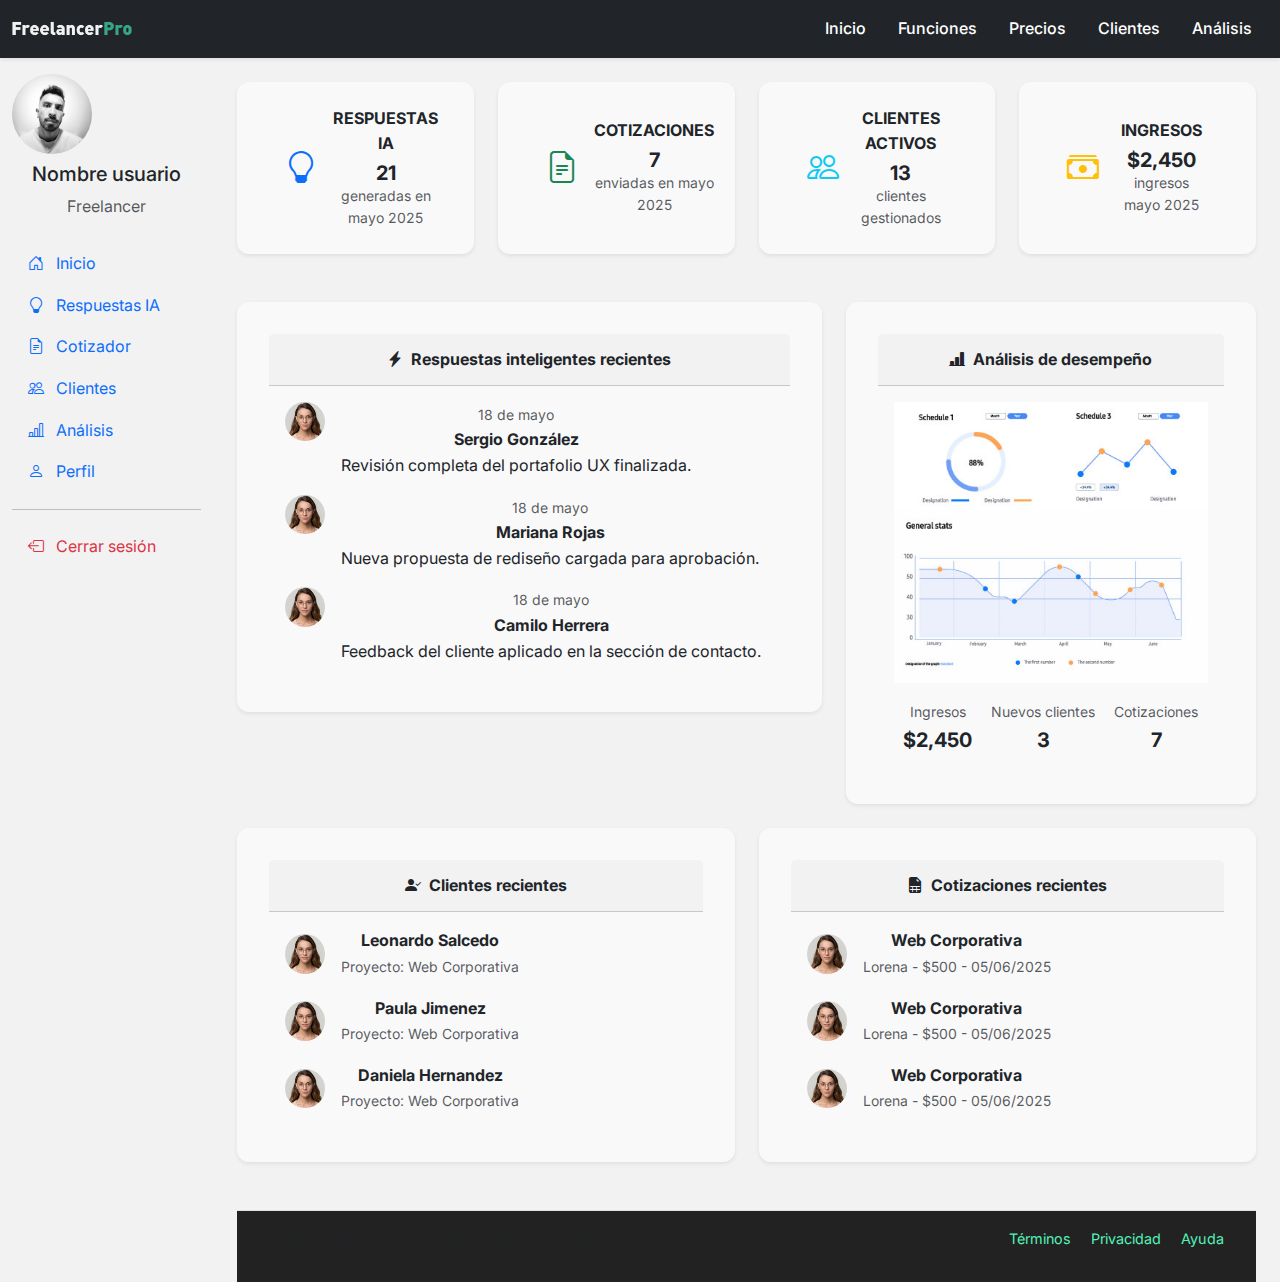
<file: pages/perfil.html>
<!DOCTYPE html>
<html lang="es">
<head>
  <meta charset="UTF-8">
  <title>FreelancePro - Dashboard</title>
  
  <meta name="viewport" content="width=device-width, initial-scale=1">
  
  <link href="https://cdn.jsdelivr.net/npm/bootstrap@5.3.3/dist/css/bootstrap.min.css" rel="stylesheet">
  
  <link rel="stylesheet" href="https://cdn.jsdelivr.net/npm/bootstrap-icons@1.11.3/font/bootstrap-icons.min.css">
  
  <link rel="preconnect" href="https://fonts.googleapis.com">
  <link rel="preconnect" href="https://fonts.gstatic.com" crossorigin>
  <link href="https://fonts.googleapis.com/css2?family=Inter:wght@400;500;700&display=swap" rel="stylesheet">

  <link href="../styles/styles.css" rel="stylesheet">
</head>
<body>

  <header>
    <nav class="navbar navbar-expand-lg navbar-dark bg-dark  shadow-sm">
      <div class="container-fluid">
        <a class="navbar-brand" href="#">
          <img src="../assets/images/logo.png" alt="Logo de FreelancePro" style="width: 120px;">
        </a>
        <button class="navbar-toggler" type="button" data-bs-toggle="collapse" data-bs-target="#navbarNav" aria-controls="navbarNav" aria-expanded="false" aria-label="Toggle navigation">
          <span class="navbar-toggler-icon"></span>
        </button>
        <div class="collapse navbar-collapse" id="navbarNav">
          <ul class="navbar-nav ms-auto">
            <li class="nav-item"><a class="nav-link" href="../index.html">Inicio</a></li>
            <li class="nav-item"><a class="nav-link" href="#">Funciones</a></li>
            <li class="nav-item"><a class="nav-link" href="#">Precios</a></li>
            <li class="nav-item"><a class="nav-link" href="#">Clientes</a></li>
            <li class="nav-item"><a class="nav-link" href="#">Análisis</a></li>
          </ul>
        </div>
      </div>
    </nav>
  </header>

  <!-- Contenido principal -->

  <div class="container-fluid">
    <div class="row">
      <nav id="sidebar" class="col-md-3 col-lg-2 d-md-block sidebar collapse custom-navbar ">
        <div class="position-sticky pt-3">
          <div class="text-center mb-4">
            <img src="../assets/images/foto-perfil.jpg" alt="Foto de perfil" class="img-fluid rounded-circle mb-2" width="80">
            <h5>Nombre usuario</h5>
            <p class="text-muted">Freelancer</p>
          </div>
          

          
  <!-- Opciones usuario -->

          <ul class="nav flex-column">
            <li class="nav-item">
              <a class="nav-link active" href="#"><i class="bi bi-house-door me-2"></i> Inicio</a>
            </li>
            <li class="nav-item">
              <a class="nav-link" href="#"><i class="bi bi-lightbulb me-2"></i> Respuestas IA</a>
            </li>
            <li class="nav-item">
              <a class="nav-link" href="#"><i class="bi bi-file-earmark-text me-2"></i> Cotizador</a>
            </li>
            <li class="nav-item">
              <a class="nav-link" href="#"><i class="bi bi-people me-2"></i> Clientes</a>
            </li>
            <li class="nav-item">
              <a class="nav-link" href="#"><i class="bi bi-bar-chart-line me-2"></i> Análisis</a>
            </li>
            <li class="nav-item">
              <a class="nav-link" href="#"><i class="bi bi-person me-2"></i> Perfil</a>
            </li>
          </ul>
          <hr>
          <ul class="nav flex-column">
             <li class="nav-item">
              <a class="nav-link text-danger" href="#"><i class="bi bi-box-arrow-left me-2"></i> Cerrar sesión</a>
            </li>
          </ul>
        </div>
      </nav>

      <main class="col-md-9 ms-sm-auto col-lg-10 px-md-4">
        
        
        <div class="row my-4">
          <div class="col-xl-3 col-md-6 mb-4">
            <div class="card border-0 shadow-sm h-100 py-2">
              <div class="card-body d-flex align-items-center">
                  <i class="bi bi-lightbulb fs-2 text-primary me-3"></i>
                  <div>
                    <div class="text-xs fw-bold text-uppercase mb-1">Respuestas IA</div>
                    <div class="h5 mb-0 fw-bold text-gray-800">21</div>
                    <div class="text-muted small">generadas en mayo 2025</div>
                  </div>
              </div>
            </div>
          </div>
          <div class="col-xl-3 col-md-6 mb-4">
            <div class="card border-0 shadow-sm h-100 py-2">
              <div class="card-body d-flex align-items-center">
                 <i class="bi bi-file-earmark-text fs-2 text-success me-3"></i>
                 <div>
                    <div class="text-xs fw-bold text-uppercase mb-1">Cotizaciones</div>
                    <div class="h5 mb-0 fw-bold text-gray-800">7</div>
                    <div class="text-muted small">enviadas en mayo 2025</div>
                  </div>
              </div>
            </div>
          </div>
          <div class="col-xl-3 col-md-6 mb-4">
            <div class="card border-0 shadow-sm h-100 py-2">
              <div class="card-body d-flex align-items-center">
                  <i class="bi bi-people fs-2 text-info me-3"></i>
                  <div>
                    <div class="text-xs fw-bold text-uppercase mb-1">Clientes activos</div>
                    <div class="h5 mb-0 fw-bold text-gray-800">13</div>
                     <div class="text-muted small">clientes gestionados</div>
                  </div>
              </div>
            </div>
          </div>
          <div class="col-xl-3 col-md-6 mb-4">
            <div class="card border-0 shadow-sm h-100 py-2">
              <div class="card-body d-flex align-items-center">
                  <i class="bi bi-cash-stack fs-2 text-warning me-3"></i>
                  <div>
                    <div class="text-xs fw-bold text-uppercase mb-1">Ingresos</div>
                    <div class="h5 mb-0 fw-bold text-gray-800">$2,450</div>
                     <div class="text-muted small">ingresos mayo 2025</div>
                  </div>
              </div>
            </div>
          </div>
        </div>


                  
  <!-- Panel respuestas -->

        <div class="row">
          <div class="col-lg-7 mb-4">
            <div class="card shadow-sm border-0">
              <div class="card-header py-3">
                <h6 class="m-0 fw-bold"><i class="bi bi-lightning-charge-fill me-2"></i>Respuestas inteligentes recientes</h6>
              </div>
              <div class="card-body">
                <div class="d-flex align-items-start mb-3">
                    <img src="../assets/images/cliente1.png" width="40" class="rounded-circle me-3">
                    <div>
                        <small class="text-muted">18 de mayo</small>
                        <p class="mb-0"><strong>Sergio González
                          </strong><br>Revisión completa del portafolio UX finalizada.</p>
                    </div>
                </div>
                <div class="d-flex align-items-start mb-3">
                    <img src="../assets/images/cliente1.png" width="40" class="rounded-circle me-3">
                    <div>
                        <small class="text-muted">18 de mayo</small>
                        <p class="mb-0"><strong>Mariana Rojas</strong><br>Nueva propuesta de rediseño cargada para aprobación.</p>
                    </div>
                </div>
                 <div class="d-flex align-items-start">
                    <img src="../assets/images/cliente1.png" width="40" class="rounded-circle me-3">
                    <div>
                        <small class="text-muted">18 de mayo</small>
                        <p class="mb-0"><strong>Camilo Herrera</strong><br>Feedback del cliente aplicado en la sección de contacto.</p>
                    </div>
                </div>
              </div>
            </div>
          </div>

 <!-- Panel análisis de desempeño -->

          <div class="col-lg-5 mb-4">
            <div class="card shadow-sm border-0">
              <div class="card-header py-3">
                <h6 class="m-0 fw-bold"><i class="bi bi-bar-chart-line-fill me-2"></i>Análisis de desempeño</h6>
              </div>
              <div class="card-body">
                <img src="../assets/images/tabla.jpg" class="img-fluid" alt="Gráfico de ingresos y clientes">
                <div class="d-flex justify-content-around text-center mt-3">
                    <div>
                        <small class="text-muted">Ingresos</small>
                        <p class="fw-bold fs-5 mb-0">$2,450</p>
                    </div>
                    <div>
                        <small class="text-muted">Nuevos clientes</small>
                        <p class="fw-bold fs-5 mb-0">3</p>
                    </div>
                    <div>
                        <small class="text-muted">Cotizaciones</small>
                        <p class="fw-bold fs-5 mb-0">7</p>
                    </div>
                </div>
              </div>
            </div>
          </div>
        </div>


        <!-- Panel clientes y cotizaciones recientes -->

         <div class="row">
          <div class="col-lg-6 mb-4">
            <div class="card shadow-sm border-0">
              <div class="card-header py-3"><h6 class="m-0 fw-bold"><i class="bi bi-person-check-fill me-2"></i>Clientes recientes</h6></div>
              <div class="card-body">
                  <div class="d-flex align-items-center mb-3">
                    <img src="../assets/images/cliente1.png" width="40" class="rounded-circle me-3">
                    <div><strong>Leonardo Salcedo</strong><br><small class="text-muted">Proyecto: Web Corporativa</small></div>
                  </div>
                   <div class="d-flex align-items-center mb-3">
                    <img src="../assets/images/cliente1.png" width="40" class="rounded-circle me-3">
                    <div><strong>Paula Jimenez</strong><br><small class="text-muted">Proyecto: Web Corporativa</small></div>
                  </div>
                   <div class="d-flex align-items-center">
                    <img src="../assets/images/cliente1.png" width="40" class="rounded-circle me-3">
                    <div><strong>Daniela Hernandez</strong><br><small class="text-muted">Proyecto: Web Corporativa</small></div>
                  </div>
              </div>
            </div>
          </div>

<!--cotizaciones recientes -->

          <div class="col-lg-6 mb-4">
            <div class="card shadow-sm border-0">
              <div class="card-header py-3"><h6 class="m-0 fw-bold"><i class="bi bi-file-earmark-spreadsheet-fill me-2"></i>Cotizaciones recientes</h6></div>
              <div class="card-body">
                  <div class="d-flex align-items-center mb-3">
                    <img src="../assets/images/cliente1.png" width="40" class="rounded-circle me-3">
                    <div><strong>Web Corporativa</strong><br><small class="text-muted">Lorena - $500 - 05/06/2025</small></div>
                  </div>
                   <div class="d-flex align-items-center mb-3">
                    <img src="../assets/images/cliente1.png" width="40" class="rounded-circle me-3">
                    <div><strong>Web Corporativa</strong><br><small class="text-muted">Lorena - $500 - 05/06/2025</small></div>
                  </div>
                   <div class="d-flex align-items-center">
                    <img src="../assets/images/cliente1.png" width="40" class="rounded-circle me-3">
                    <div><strong>Web Corporativa</strong><br><small class="text-muted">Lorena - $500 - 05/06/2025</small></div>
                  </div>
              </div>
            </div>
          </div>
        </div>

        
  <!-- Pie de página -->
        
        <footer class="pt-3 mt-4 text-muted border-top">
          <div class="d-flex justify-content-between">
            <div>&copy; 2025 FreelancePro. Todos los derechos reservados.</div>
            <div>
              <a href="#" class="text-decoration-none me-3">Términos</a>
              <a href="#" class="text-decoration-none me-3">Privacidad</a>
              <a href="#" class="text-decoration-none">Ayuda</a>
            </div>
          </div>
        </footer>
      </main>
    </div>
  </div>

  <!-- Scripts de Bootstrap -->

  <script src="https://cdn.jsdelivr.net/npm/bootstrap@5.3.3/dist/js/bootstrap.bundle.min.js"></script>
</body>
</html>
</file>
<file: styles/styles.css>
/* ----- ESTILOS GENERALES Y RESET ----- */
* {
  margin: 0;
  padding: 0;
  box-sizing: border-box;
}

body {
  font-family: "Inter", sans-serif;
  line-height: 1.6;
  background-color: #F2F2F2;
  display: flex;
  flex-direction: column;
}

a {
  color: #52F2B8;
  text-decoration: none;
}

img {
  display: block;
  max-width: 100%;
  height: auto;
}


iframe {
  max-width: 100%;



}



h1, h2, h3 {
  font-family: "transducer-extended", sans-serif;
  font-weight: 600;
  font-style: normal;
  text-transform: uppercase;
  color: #222;
}

h1 { font-size: 2.5rem; margin-bottom: 1rem; }
h2 { font-size: 1.5rem; margin-top: 2rem; margin-bottom: 1rem; }
h3 { font-size: 1.2rem; margin-top: 1.5rem; margin-bottom: 0.5rem; }

section {
  background-color: #F2F2F2;
  margin: 3rem 2rem;
  border-radius: 8px;
}


.tituloSecciones {
  text-align: center;
  padding-bottom: 1rem;
}

/* ----- ENCABEZADO Y NAVEGACIÓN (Ajustado para Bootstrap) ----- */
.navbar-dark .navbar-nav .nav-link {
    color: white;
    font-weight: 500;
    transition: color 0.3s ease;
    padding: 0.5rem 1rem;
    border-radius: 4px;
}

.navbar-dark .navbar-nav .nav-link:hover,
.navbar-dark .navbar-nav .nav-link.active {
    color: white;
    background-color: #52F2B8;
}

/* ----- SECCIÓN HERO ----- */
.hero {
  background-color: #72f9f9;
  border-radius: 20px;
  padding: 3rem;
}

.contenido-hero {
  display: flex;
  justify-content: space-between;
  align-items: center;
  flex-wrap: wrap;
  gap: 1rem;
}

.contenido-post {
  display: flex;
  justify-content: space-between;
  align-items: center;
  flex-wrap: wrap;
  gap: 2rem;
}

.texto-hero {
  flex: 1;
  min-width: 300px;
  max-width: 600px;
}

.banner-hero {
  flex: 1;
  display: flex;
  justify-content: center;
  align-items: center;
  min-width: 300px;
}


.botones a {
  background-color: #008cff;
  color: white;
  padding: 1rem 2rem;
  border-radius: 10px;
  text-decoration: none;
  margin: 0.5rem 1rem 0.5rem 0;
  display: inline-block;
  transition: background-color 0.3s ease;
}

.botones a:hover {
  background-color: black;
}

/* ----- SECCIÓN FUNCIONES ----- */
.funciones {
  padding: 2rem;
  border-radius: 8px;
  margin: 2rem auto;
}

.contendor-funciones {
  display: grid;
  grid-template-columns: repeat(2, 1fr);
  margin: 2rem auto;
  max-width: 1400px;
  border: 1px solid #ccc;
  border-radius: 8px;
  overflow: hidden;
}

.funcion {
  border: 1px solid #ccc;
}

.cuerpo-funcion, .cuerpo-funcion-invertida {
  display: flex;
  height: 250px;
}

.cuerpo-funcion-invertida {
  flex-direction: row-reverse;
}

.imagen-funcion {
  width: 50%;
  height: 100%;
  object-fit: cover;
}

.texto-funcion {
  flex: 1;
  padding: 20px;
  display: flex;
  flex-direction: column;
  justify-content: center;
}

/* ----- SECCIONES CON GRID (PRECIOS Y TESTIMONIOS) ----- */
.grid-loyaout {
  display: grid;
  grid-template-columns: repeat(auto-fit, minmax(280px, 1fr));
  gap: 1.5rem;
  max-width: auto;
  margin: 2rem auto;
  align-items: stretch;
}

.grid-loyaout-post {
  display: grid;
  grid-template-columns: repeat(auto-fit, minmax(500px, 1fr));
  gap: 1.5rem;

  margin: 2rem auto;
  align-items: stretch;
}

.card {
  display: flex;
  flex-direction: column;
  justify-content: space-between;
  padding: 2rem;
  border: 1px solid #ccc;
  border-radius: 12px;
  background-color: #f9f9f9;
  text-align: center;
}

.post {
  display: flex;
  flex-direction: column;
  justify-content: space-between;
  padding: 0rem;
  border: 1px solid #ccc;
  border-radius: 12px;
  background-color: #f9f9f9;
  text-align: center;
}

.post p {
  margin: 0.5rem 0;
}

.post .botones {

  color: white;

  border-radius: 10px;
  text-decoration: none;
  margin: 0.5rem;
  display: inline-block;
  transition: background-color 0.3s ease;

}







.card .precio {
  font-size: 1.5rem;
  font-weight: bold;
  margin-bottom: 1rem;
}

.card ul {
  list-style: none;
  padding: 0;
  margin: 0 auto 1.5rem auto;
  max-width: 250px;
}

.card ul li {
  margin-bottom: 0.5rem;
  text-align: left;
}

/* ----- SECCIÓN TESTIMONIOS ----- */
.testimonios {
  background-color: #72f9f9;
  border-radius: 20px;
  padding: 3rem;
  flex-wrap: wrap;
}

.testimonios article {
  display: flex;
  flex-direction: column;
  align-items: center;
  text-align: center;
  background-color: white;
  padding: 1.5rem;
  border-radius: 12px;
}

.testimonios .iconos {
  width: 64px;
  height: 64px;
  border-radius: 50%;
  margin-bottom: 1rem;
}



/* ----- NUEVOS ESTILOS PARA FORMULARIO DE CONTACTO ----- */
.contacto-seccion {

    background-color: #ffffff;
    padding-top: 3rem;    /* Solo padding superior */
    padding-bottom: 0rem; /* Solo padding inferior */
    border-radius: 12px;
}

.contacto-seccion .form-control {
    border-radius: 8px;
    padding: 0.75rem 1rem;
}

.contacto-seccion .btn-primary {
    background-color: #008cff;
    border-color: #008cff;
    padding: 0.75rem;
    font-weight: 600;
    transition: background-color 0.3s ease, border-color 0.3s ease;
}

.contacto-seccion .btn-primary:hover {
    background-color: #005cbf;
    border-color: #005cbf;
}

/* ----- FOOTER ----- */
footer {
  text-align: center;
  font-size: 0.9rem;
  padding: 2rem;
  color: #ffffff;
  background-color: #222;
}

footer ul {
  list-style: none;
  padding: 0;
  margin-bottom: 1rem;
  display: flex;
  justify-content: center;
  gap: 1.5rem;
  
}

footer a {
  color: #52F2B8;
}

/* ==================== MEDIA QUERIES RESPONSIVAS ==================== */

@media (max-width: 992px) {
  h1 { font-size: 2rem; }
  
  .contenido-hero {
    flex-direction: column;
    text-align: center;
  }
  
  .contendor-funciones {
    grid-template-columns: 1fr;
  }
}

@media (max-width: 768px) {
  .cuerpo-funcion, .cuerpo-funcion-invertida {
    flex-direction: column;
    height: auto;
    text-align: center;
  }

  .cuerpo-funcion-invertida {
    flex-direction: column-reverse; 
  }

  .imagen-funcion {
    width: 100%;
    height: 200px;
  }
  
  .texto-funcion {
      padding: 20px;
  }
}
</file>
